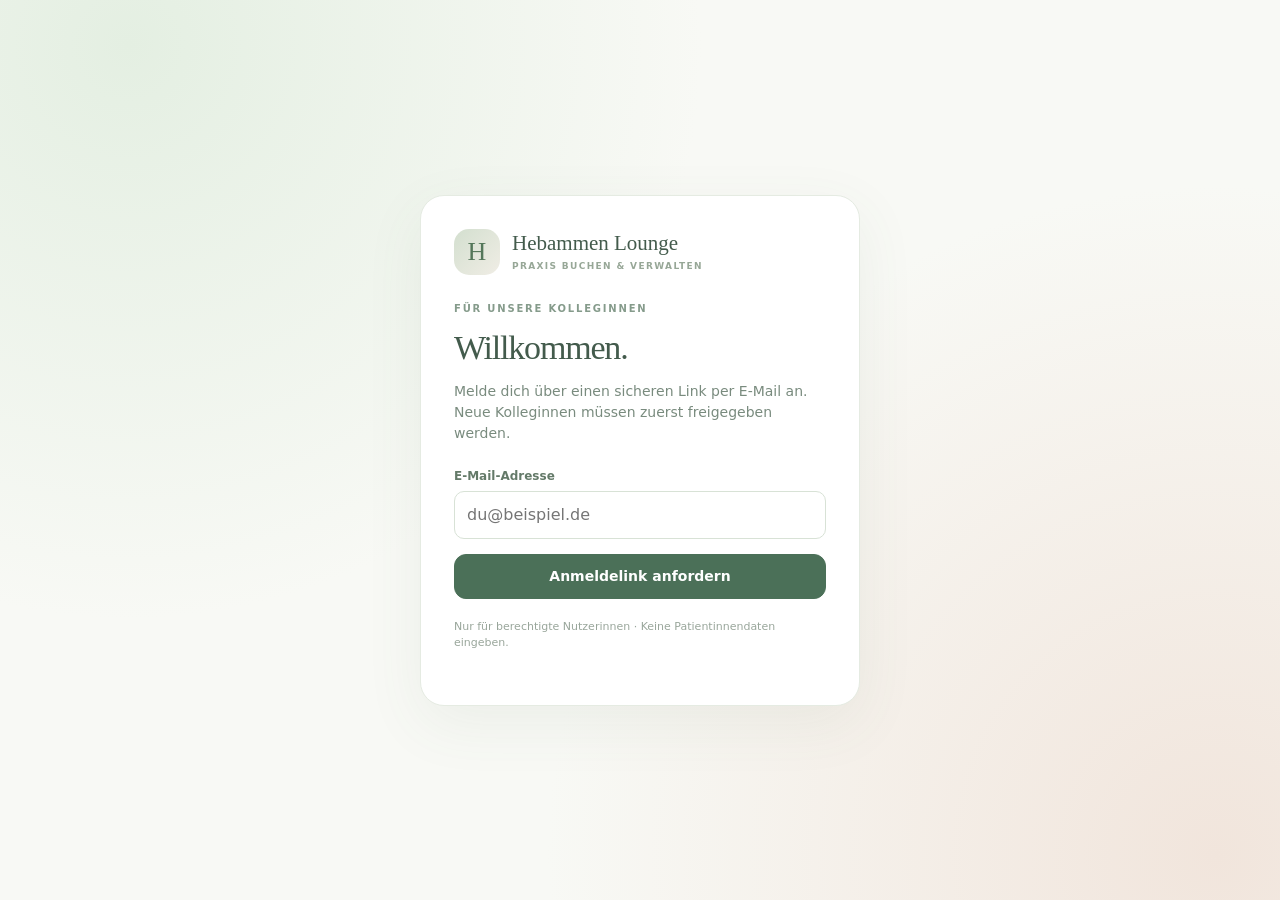
<file: index.html>
<!doctype html>
<html lang="de"><head>
<meta charset="utf-8"><meta name="viewport" content="width=device-width,initial-scale=1">
<meta name="color-scheme" content="light"><meta name="theme-color" content="#C5CEBF">
<meta http-equiv="Content-Security-Policy" content="default-src 'none'; script-src 'self'; style-src 'self'; connect-src 'self' https://*.supabase.co; img-src 'self' data:; font-src 'self'; base-uri 'none'; object-src 'none'; form-action 'self'; upgrade-insecure-requests">
<meta name="referrer" content="no-referrer"><meta name="robots" content="noindex,nofollow">
<title>Hebammen Lounge – Buchung für Kolleginnen</title>
<link rel="stylesheet" href="./styles.css"><script defer src="./config.js?v=20261028-1822"></script><script defer src="./app.js?v=20261028-1822"></script>
</head><body data-mode="colleague"><div id="app" aria-live="polite"><div class="loading">Hebammen Lounge wird geladen …</div></div></body></html>
</file>
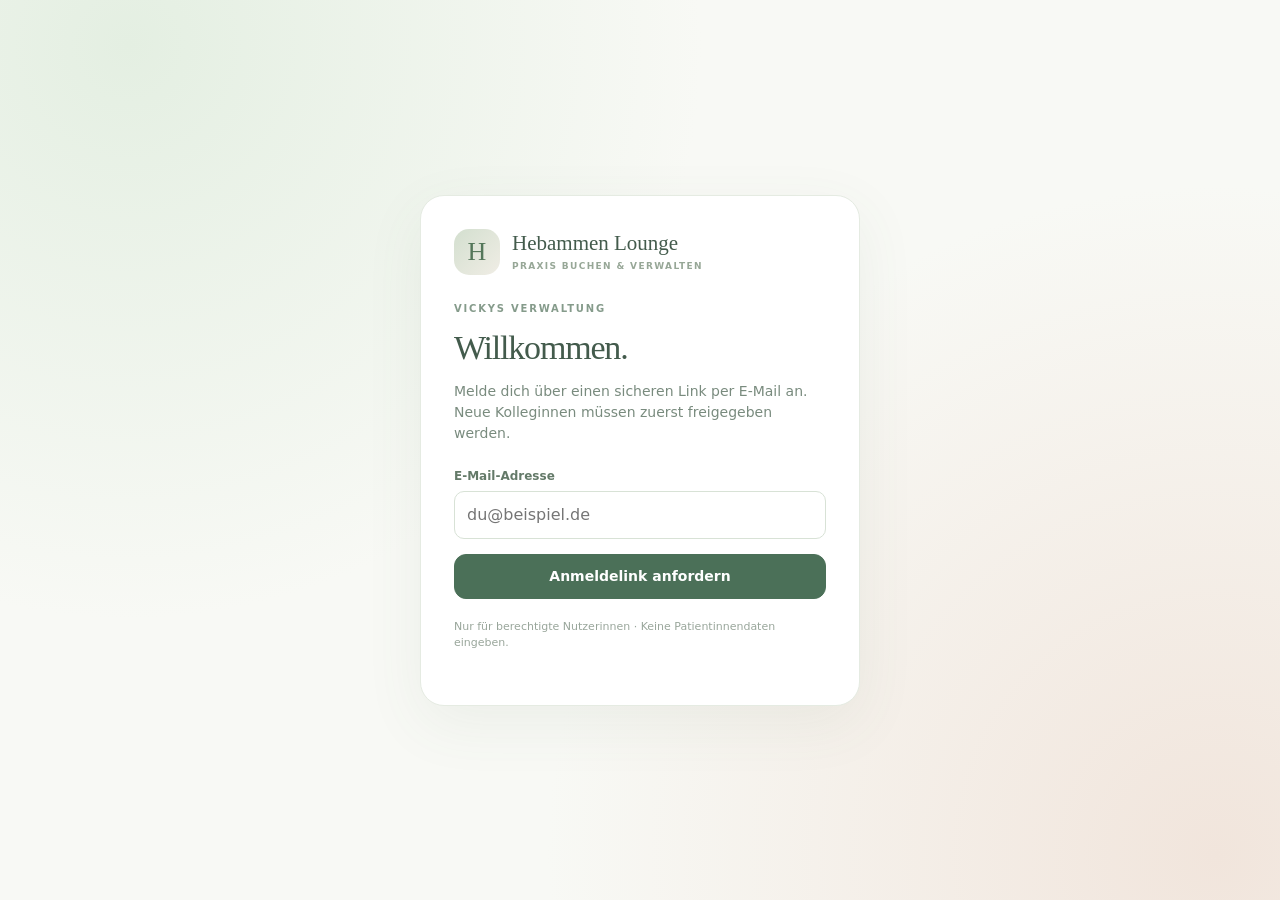
<file: admin.html>
<!doctype html>
<html lang="de"><head>
<meta charset="utf-8"><meta name="viewport" content="width=device-width,initial-scale=1">
<meta name="color-scheme" content="light"><meta name="theme-color" content="#C5CEBF">
<meta http-equiv="Content-Security-Policy" content="default-src 'none'; script-src 'self'; style-src 'self'; connect-src 'self' https://*.supabase.co; img-src 'self' data:; font-src 'self'; base-uri 'none'; object-src 'none'; form-action 'self'; upgrade-insecure-requests">
<meta name="referrer" content="no-referrer"><meta name="robots" content="noindex,nofollow">
<title>Hebammen Lounge – Verwaltung Vicky</title>
<link rel="stylesheet" href="./styles.css"><script defer src="./config.js?v=20261028-1822"></script><script defer src="./app.js?v=20261028-1822"></script>
</head><body data-mode="admin"><div id="app" aria-live="polite"><div class="loading">Hebammen Lounge wird geladen …</div></div></body></html>
</file>
<file: styles.css>
:root{--sage:#C5CEBF;--cream:#F5F5EF;--ink:#435b4c;--muted:#798b7e;--line:#e5ebe2;--deep:#4b7058;--rose:#BFAF9F;--bg:#f8f9f5;--white:#fff;--warning:#a15a4a;--shadow:0 10px 35px rgba(55,85,60,.04)}
*{box-sizing:border-box}html{font-family:system-ui,-apple-system,BlinkMacSystemFont,"Segoe UI",sans-serif;scroll-behavior:smooth}body{margin:0;background:var(--bg);color:var(--ink);font-size:14px;line-height:1.5}h1,h2,h3{font-family:Georgia,serif;font-weight:400;letter-spacing:-.035em;margin:0}h1{font-size:clamp(30px,3.5vw,44px)}h2{font-size:24px}h3{font-size:19px}p{margin:0}button,input,select{font:inherit}button{cursor:pointer}button:disabled{opacity:.5;cursor:not-allowed}a{color:inherit}button:focus-visible,a:focus-visible,input:focus-visible,select:focus-visible{outline:3px solid #93b498;outline-offset:2px}.btn{border:1px solid var(--deep);border-radius:12px;background:var(--deep);color:white;padding:11px 16px;font-weight:700;min-height:43px}.btn:hover:not(:disabled){filter:brightness(.96)}.btn.outline{background:#fff;border-color:#d7e1d5;color:var(--deep)}.btn.pale{background:#eaf1e8;border-color:#eaf1e8;color:var(--deep)}.btn.danger{background:#fff5f1;border-color:#f2e1db;color:var(--warning)}.btn.tiny{padding:6px 11px;min-height:32px;font-size:12px}.btn.wide{width:100%}.muted{color:var(--muted)}.small{font-size:12px}.eyebrow{color:#859b8b;text-transform:uppercase;letter-spacing:.18em;font-size:10px;font-weight:800;margin-bottom:6px}.brand{display:flex;align-items:center;gap:12px;text-decoration:none}.brand-icon{background:linear-gradient(135deg,#d3dfcf,#f0ede5);width:46px;height:46px;border-radius:15px;display:grid;place-items:center;font:26px Georgia;color:#54775a}.brand-text{font:21px Georgia;line-height:1.1}.brand-text small{display:block;font:700 9px system-ui;color:#97a797;letter-spacing:.15em;text-transform:uppercase;margin-top:5px}.shell{min-height:100vh;display:flex}.sidebar{background:#fff;border-right:1px solid var(--line);width:245px;flex:0 0 245px;padding:27px 16px;position:sticky;top:0;height:100vh;display:flex;flex-direction:column;gap:29px}.menu{display:grid;gap:5px}.menu button{border:0;background:none;color:#7d9081;text-align:left;padding:12px 14px;border-radius:12px;font-weight:700}.menu button:hover,.menu button[aria-current="page"]{background:#eaf1e8;color:var(--deep)}.side-foot{margin-top:auto;background:var(--cream);border:1px solid var(--line);border-radius:17px;padding:16px;font-size:12px;color:var(--muted)}.side-foot strong{color:var(--deep)}.side-foot p{margin:8px 0}.content{flex:1;min-width:0}.top{background:rgba(255,255,255,.8);border-bottom:1px solid var(--line);padding:17px 34px;display:flex;justify-content:space-between;align-items:center;gap:15px;min-height:80px}.top .who{display:flex;gap:11px;align-items:center}.avatar{height:38px;width:38px;border-radius:50%;background:#e7ebe2;display:grid;place-items:center;font-weight:800;color:#657e67}.page{max-width:1330px;margin:auto;padding:30px 34px 64px}.page-head{display:flex;align-items:end;justify-content:space-between;gap:18px;flex-wrap:wrap;margin-bottom:22px}.page-head .muted{margin-top:6px}.hero{background:linear-gradient(110deg,#e6efe4,#f0f3e9 65%,#f5ece8);border:1px solid #dde7da;border-radius:24px;min-height:170px;padding:30px 35px;margin-bottom:20px;display:flex;align-items:center;justify-content:space-between;gap:20px}.hero h1{margin-bottom:8px}.hero .muted{max-width:570px}.stats{display:grid;grid-template-columns:repeat(4,minmax(0,1fr));gap:14px;margin-bottom:20px}.stat,.panel{border:1px solid var(--line);background:#fff;border-radius:19px;box-shadow:var(--shadow)}.stat{padding:20px}.stat label{font-size:12px;color:var(--muted);display:block}.stat b{display:block;font:32px Georgia;color:var(--deep);margin:10px 0 3px;white-space:nowrap}.stat span{font-size:11px;color:#94a296}.panel{padding:23px;margin-bottom:18px}.panel h2{margin-bottom:8px}.panel-title{display:flex;align-items:start;justify-content:space-between;gap:10px;margin-bottom:15px;flex-wrap:wrap}.split{display:grid;grid-template-columns:minmax(0,1.65fr) minmax(250px,.7fr);gap:17px}.cols{display:grid;grid-template-columns:repeat(2,minmax(0,1fr));gap:18px}.prices{display:grid;grid-template-columns:repeat(3,minmax(0,1fr));gap:12px}.price{padding:17px;border-radius:16px;background:#eff5ed}.price:nth-child(2){background:#f6f3e9}.price:nth-child(3){background:#f8efea}.price small{display:block;color:#7c917e}.price b{font:28px Georgia;color:var(--deep);display:block;margin:7px 0}.toolbar{display:flex;gap:10px;align-items:center;flex-wrap:wrap}.toolbar strong{min-width:136px;text-align:center;text-transform:capitalize}.calendar{display:grid;grid-template-columns:repeat(7,minmax(0,1fr));gap:6px}.weekday{text-align:center;color:#92a193;font-weight:750;font-size:11px;padding:5px 0}.calday{min-height:83px;border:1px solid #e6ebe4;border-radius:11px;background:#fff;text-align:left;padding:9px;display:flex;flex-direction:column;gap:6px;color:var(--ink);overflow:hidden}.calday:hover{border-color:#94af98}.calday.selected{background:#eef4eb;border:2px solid #88aa8e;padding:8px}.calday.out{opacity:.3}.calday .date-number{font-weight:800}.calday .flag{font-size:10px;border-radius:6px;padding:3px 4px;background:#e9efe7;color:#708b74}.calday .flag.busy{background:#f6ede9;color:#a47b71}.calday .flag.mine{background:#dcebdd;color:#4e805f}.agenda-row{padding:12px 0;border-bottom:1px solid var(--line);display:flex;justify-content:space-between;align-items:center;gap:14px}.agenda-row:last-child{border-bottom:0}.agenda-row strong{display:block}.agenda-row small{color:var(--muted)}.pill{display:inline-block;border-radius:99px;padding:5px 10px;background:#e9f1e6;color:#527257;font-weight:750;font-size:11px}.pill.wait{background:#f8ece7;color:#a77665}.pill.block{background:#f3e8e5;color:#a16f64}.table-wrap{overflow-x:auto}table{border-collapse:collapse;width:100%;min-width:600px;text-align:left}td,th{border-bottom:1px solid #edf0ea;padding:13px 10px;font-size:12px}th{font-size:10px;text-transform:uppercase;letter-spacing:.1em;color:#95a497}td{color:#687d6c}td strong{color:var(--deep)}tbody tr:last-child td{border:0}.empty{padding:18px 10px;text-align:center;color:#94a194}.field{display:grid;gap:6px;margin-bottom:15px}.field label{font-weight:700;color:#647a69;font-size:12px}.field input,.field select{width:100%;background:white;color:var(--ink);border:1px solid #d8e2d6;border-radius:10px;padding:11px 12px;min-height:43px}.field small{color:var(--muted)}.fieldgrid{display:grid;grid-template-columns:repeat(2,minmax(0,1fr));gap:14px}.notice{background:#f1f5ed;border:1px solid #e0e8da;padding:14px;border-radius:13px;color:#617764;margin:14px 0}.notice.warn{background:#fff5ed;border-color:#f0e0d0;color:#946c51}.notice.error{background:#fff0ec;border-color:#eecfcb;color:#994f45}.notice.ok{background:#eaf4e8;border-color:#d7e8d2;color:#527554}.auth-wrap{min-height:100vh;display:grid;place-items:center;padding:22px;background:radial-gradient(circle at 10% 5%,#e4efe2,transparent 40%),radial-gradient(circle at 95% 95%,#f1e5dc,transparent 45%),var(--bg)}.auth-card{background:white;border:1px solid var(--line);border-radius:24px;box-shadow:0 18px 60px #52695413;width:100%;max-width:440px;padding:33px}.auth-card .brand{margin-bottom:26px}.auth-card h1{font-size:34px;margin-bottom:8px}.auth-card p{color:var(--muted);margin-bottom:23px}.auth-card .field input{font-size:16px}.auth-card .back{margin-top:12px}.overlay{position:fixed;inset:0;background:#26362b87;display:flex;align-items:center;justify-content:center;padding:15px;z-index:9}.modal{width:100%;max-width:520px;max-height:94vh;overflow:auto;background:#fff;border-radius:23px;padding:26px;box-shadow:0 25px 80px #101e1233}.modalheader{display:flex;align-items:start;justify-content:space-between;margin-bottom:20px;gap:15px}.modalheader p{color:var(--muted);margin-top:6px}.quote{background:#edf4e9;border:1px solid #deead9;border-radius:14px;padding:16px;display:flex;justify-content:space-between;align-items:center;margin:14px 0}.quote strong{font:27px Georgia;color:var(--deep)}.modal-actions{display:flex;gap:10px;justify-content:flex-end;flex-wrap:wrap;margin-top:18px}.loading{padding:30vh 10vw;text-align:center;color:var(--deep);font:24px Georgia,serif}.toast{position:fixed;bottom:23px;right:20px;background:#375e45;color:white;padding:15px 18px;border-radius:12px;box-shadow:0 12px 40px #1e44243b;z-index:12;max-width:360px}.footer{font-size:11px;color:#99a69b;padding:20px 0}.link{border:0;background:none;color:var(--deep);text-decoration:underline;padding:0;cursor:pointer}.stack{display:grid;gap:10px}.booking-slot{padding:11px;border-radius:10px;background:#f7f9f5;border:1px solid #ebeee8}.booking-slot strong{display:block}.booking-slot small{color:#849684}.callout-icon{font:46px Georgia;color:#9eb7a3}.sr-only{position:absolute;width:1px;height:1px;padding:0;margin:-1px;overflow:hidden;clip:rect(0,0,0,0);white-space:nowrap;border:0}
@media(max-width:1000px){.stats{grid-template-columns:repeat(2,minmax(0,1fr))}.split{grid-template-columns:1fr}.cols{grid-template-columns:1fr}.sidebar{width:205px;flex-basis:205px}.page{padding:25px 20px}.top{padding:14px 20px}}
@media(max-width:700px){.shell{display:block}.sidebar{position:static;width:100%;height:auto;padding:14px 16px;gap:13px}.sidebar .brand{display:none}.side-foot{display:none}.menu{display:flex;overflow:auto}.menu button{white-space:nowrap;padding:9px 11px;font-size:12px}.top{min-height:64px}.page{padding:20px 13px 45px}.hero{padding:23px;min-height:0}.hero h1{font-size:32px}.hero .callout-icon{display:none}.stats{gap:9px}.stat{padding:15px}.stat b{font-size:25px}.panel{padding:17px}.calendar{gap:3px}.calday{min-height:67px;padding:5px;border-radius:8px}.calday.selected{padding:4px}.calday .flag{font-size:8px;word-break:break-word}.weekday{font-size:9px}.prices{grid-template-columns:1fr}.fieldgrid{grid-template-columns:1fr}.auth-card{padding:23px}.top .who small{display:none}}

/* No inline styles: compatible with strict GitHub Pages meta CSP. */
[hidden]{display:none!important}.margin-top-13{margin-top:13px}.margin-top-16{margin-top:16px}
</file>
